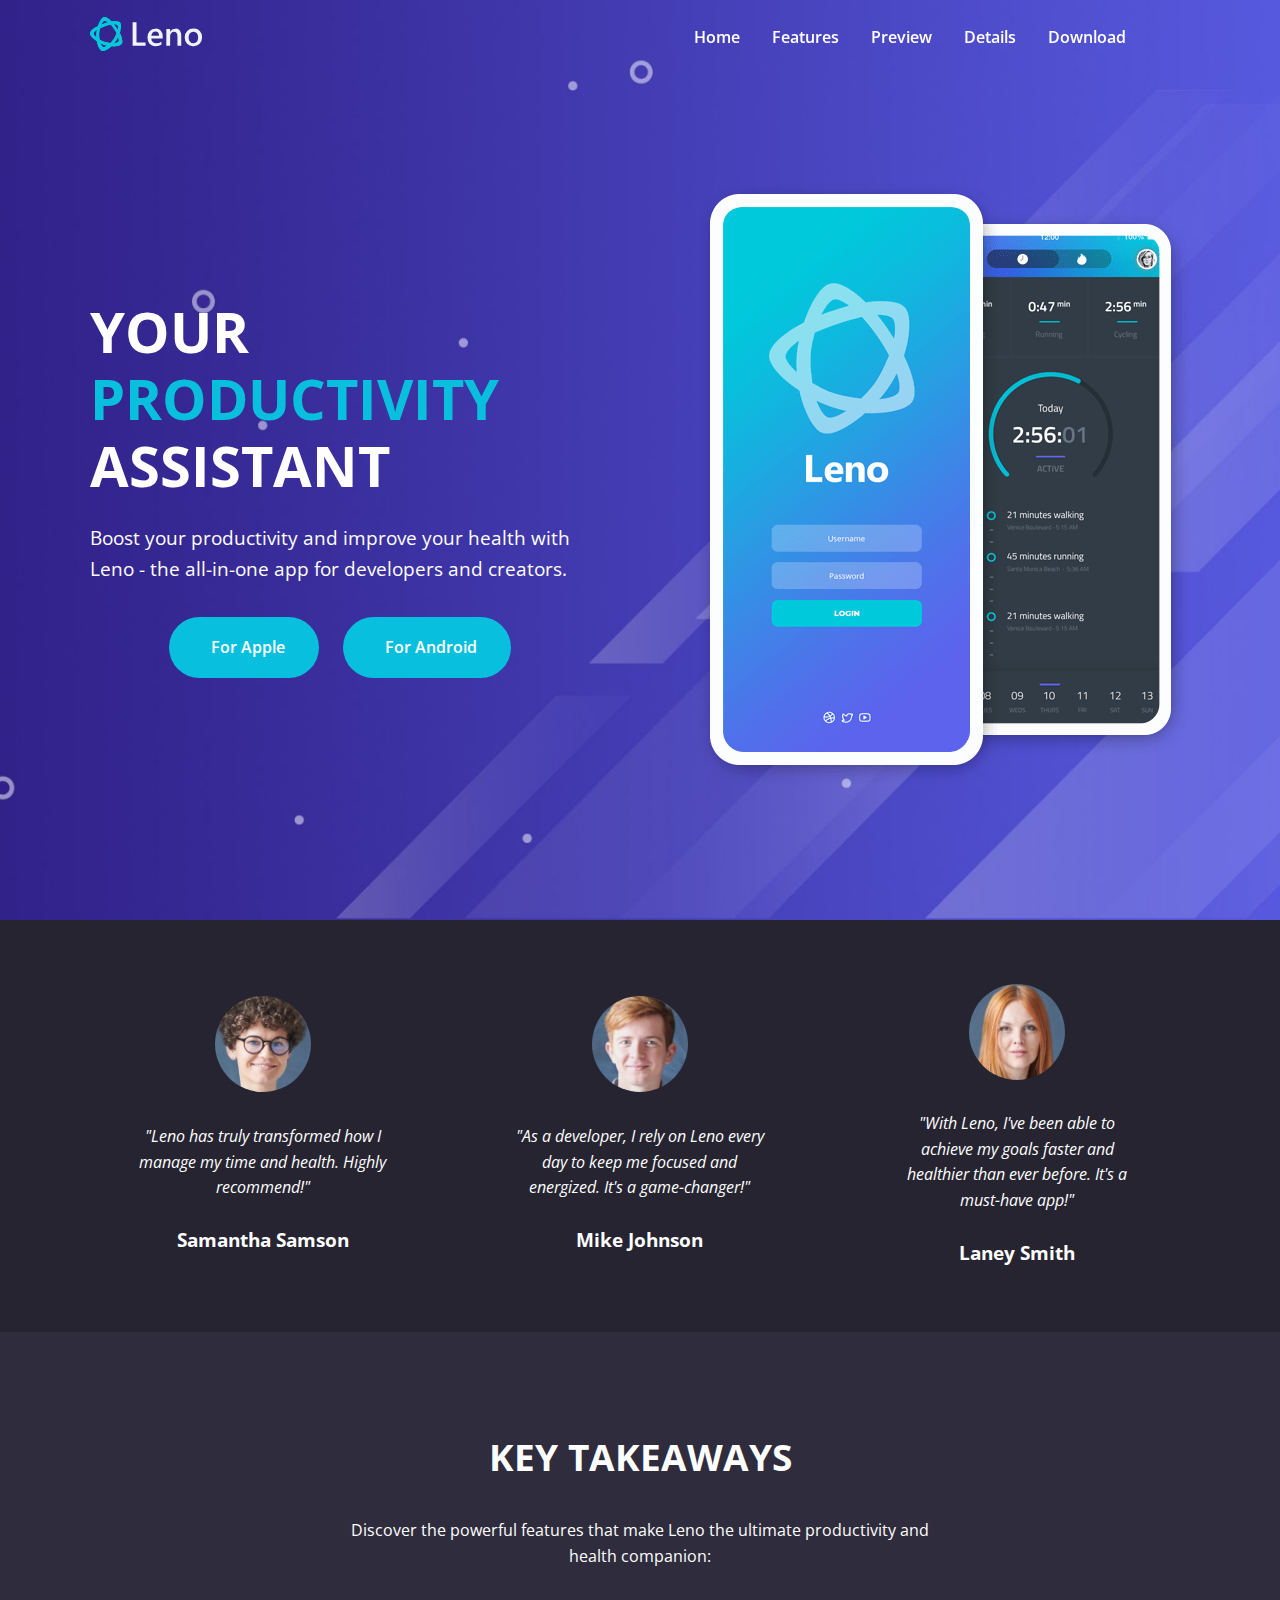
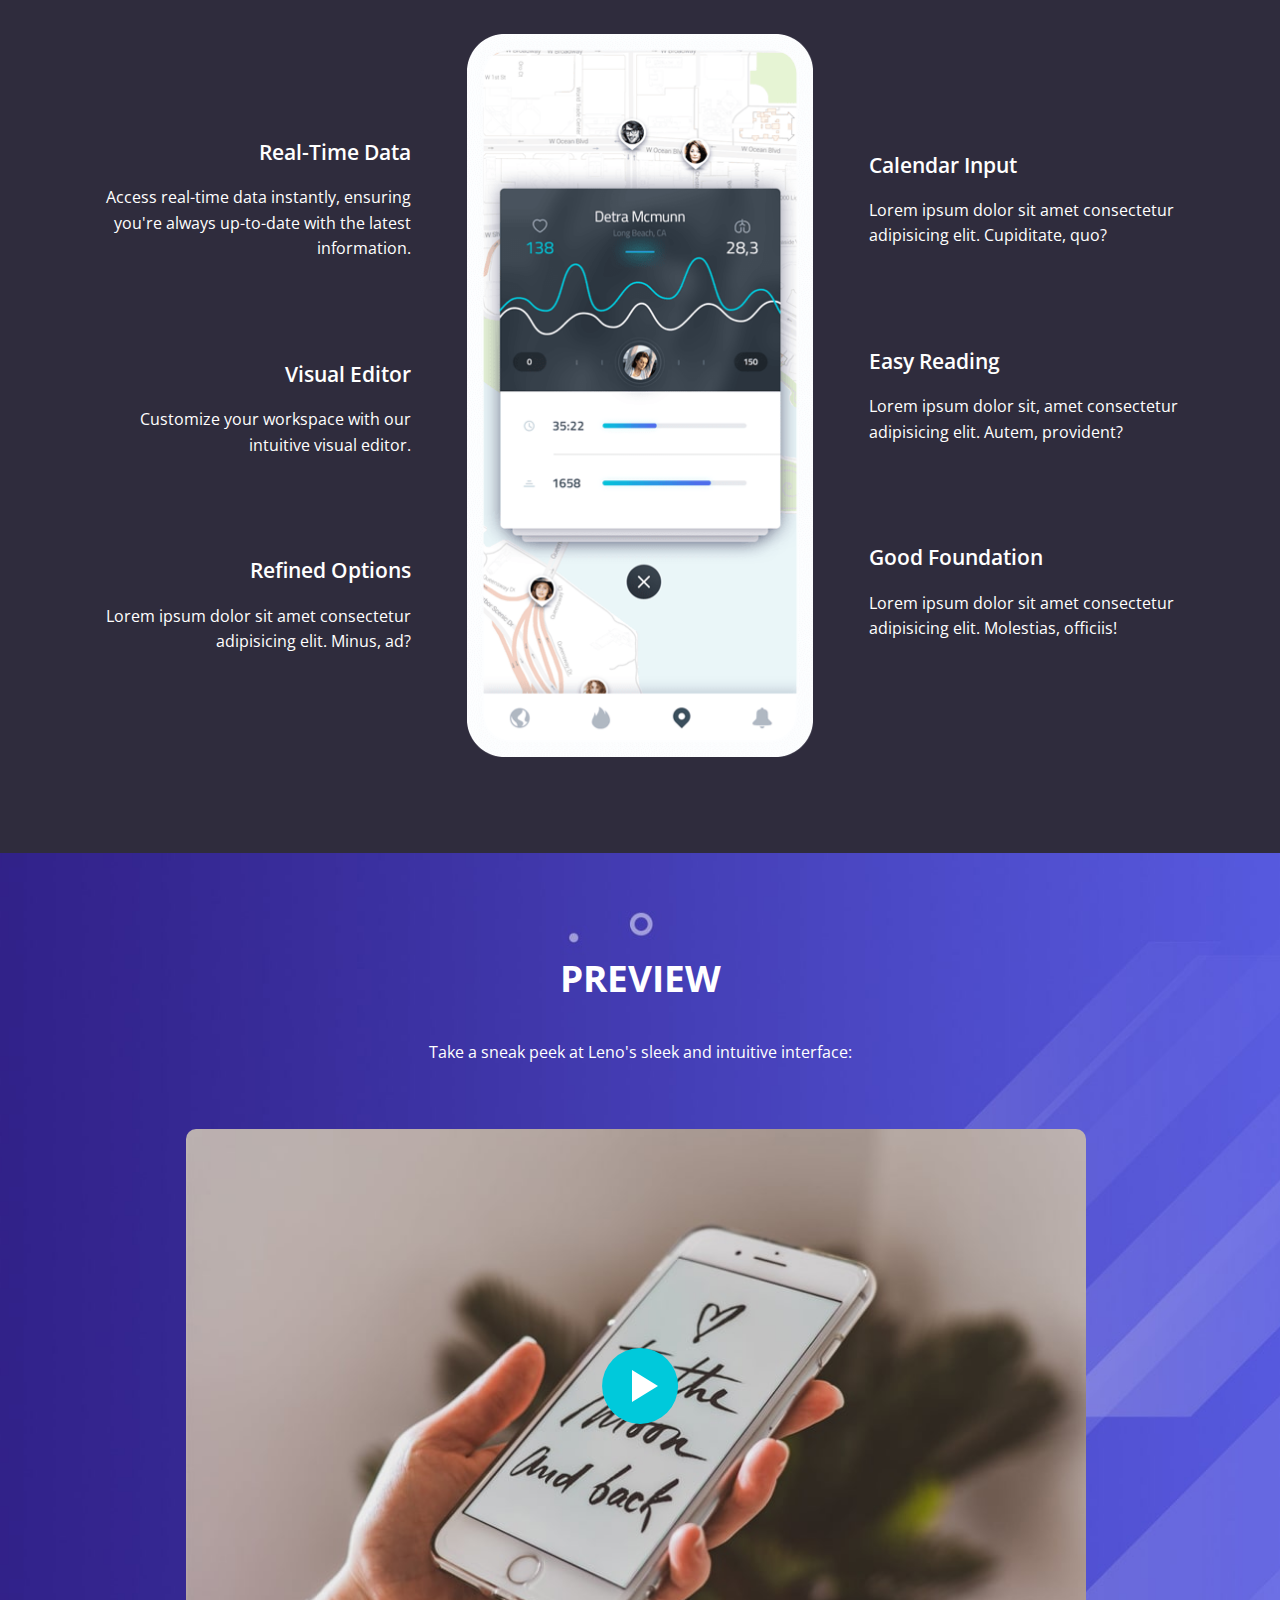
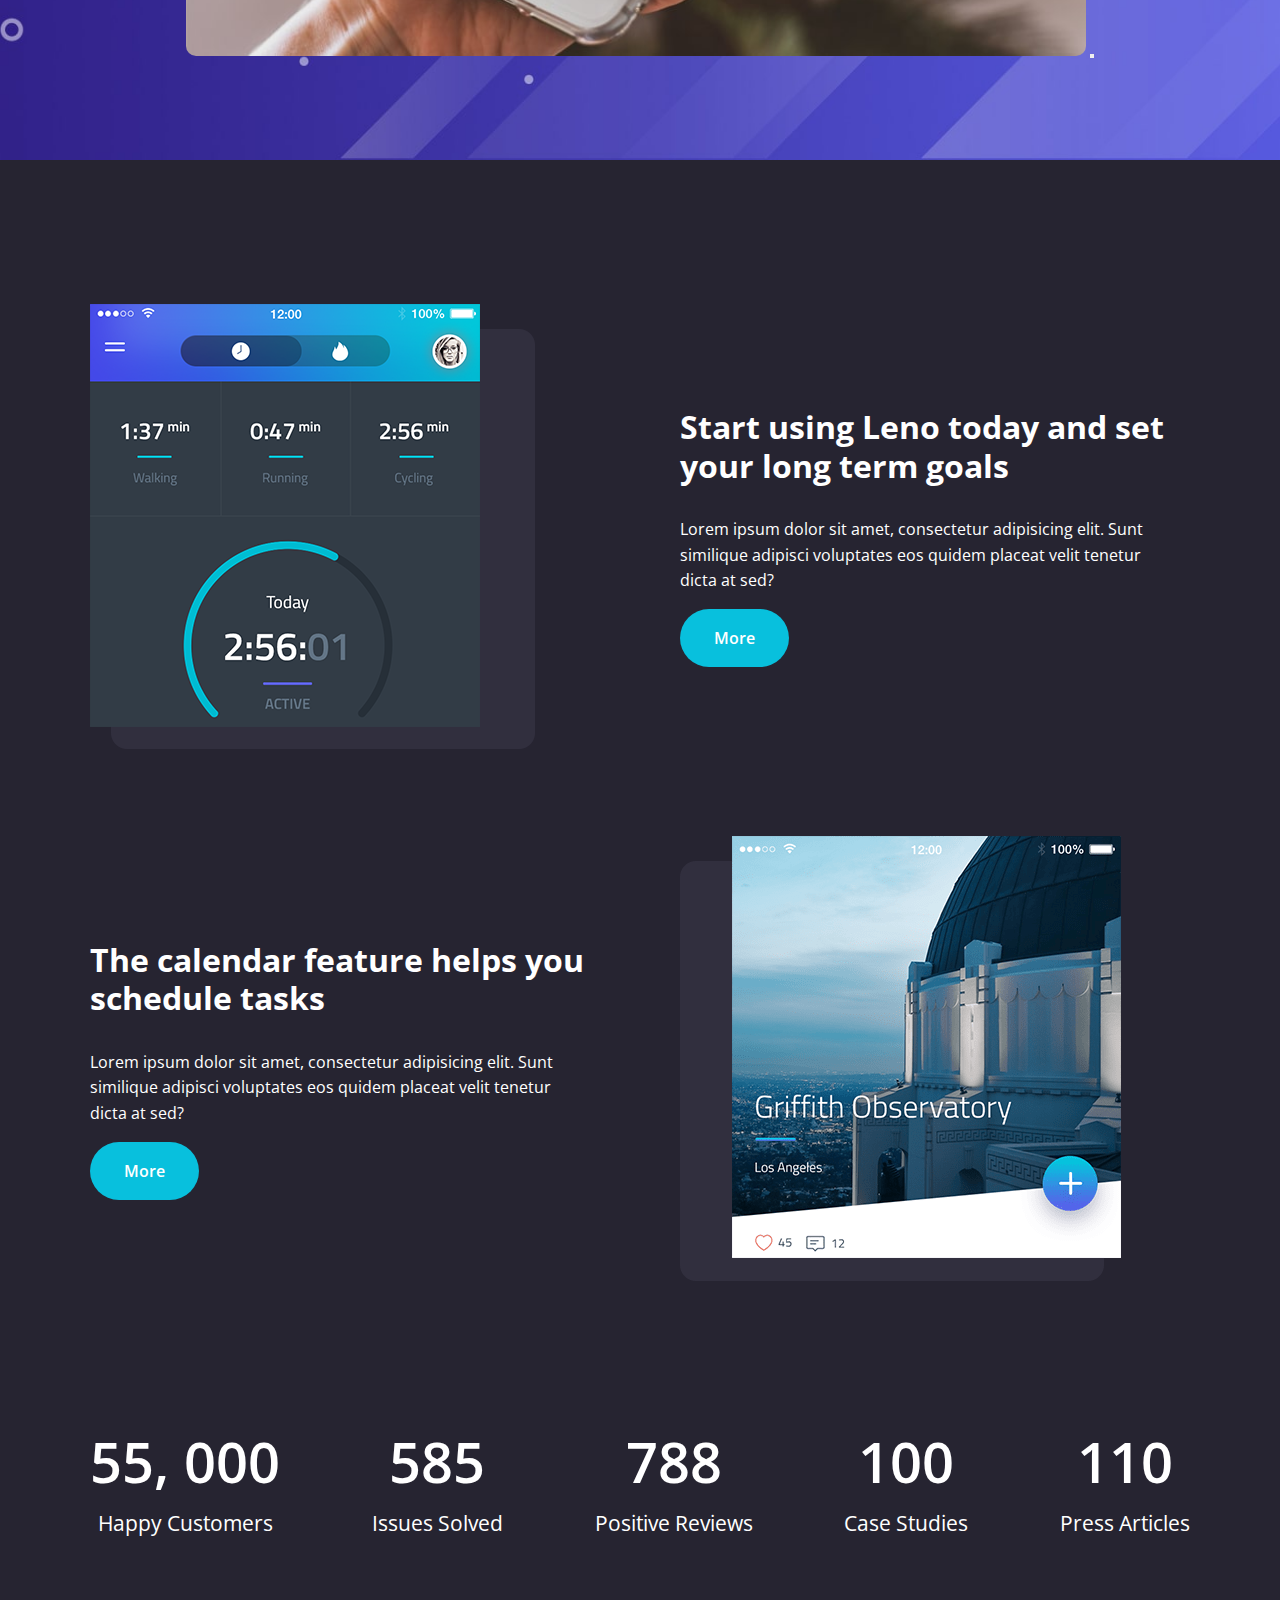
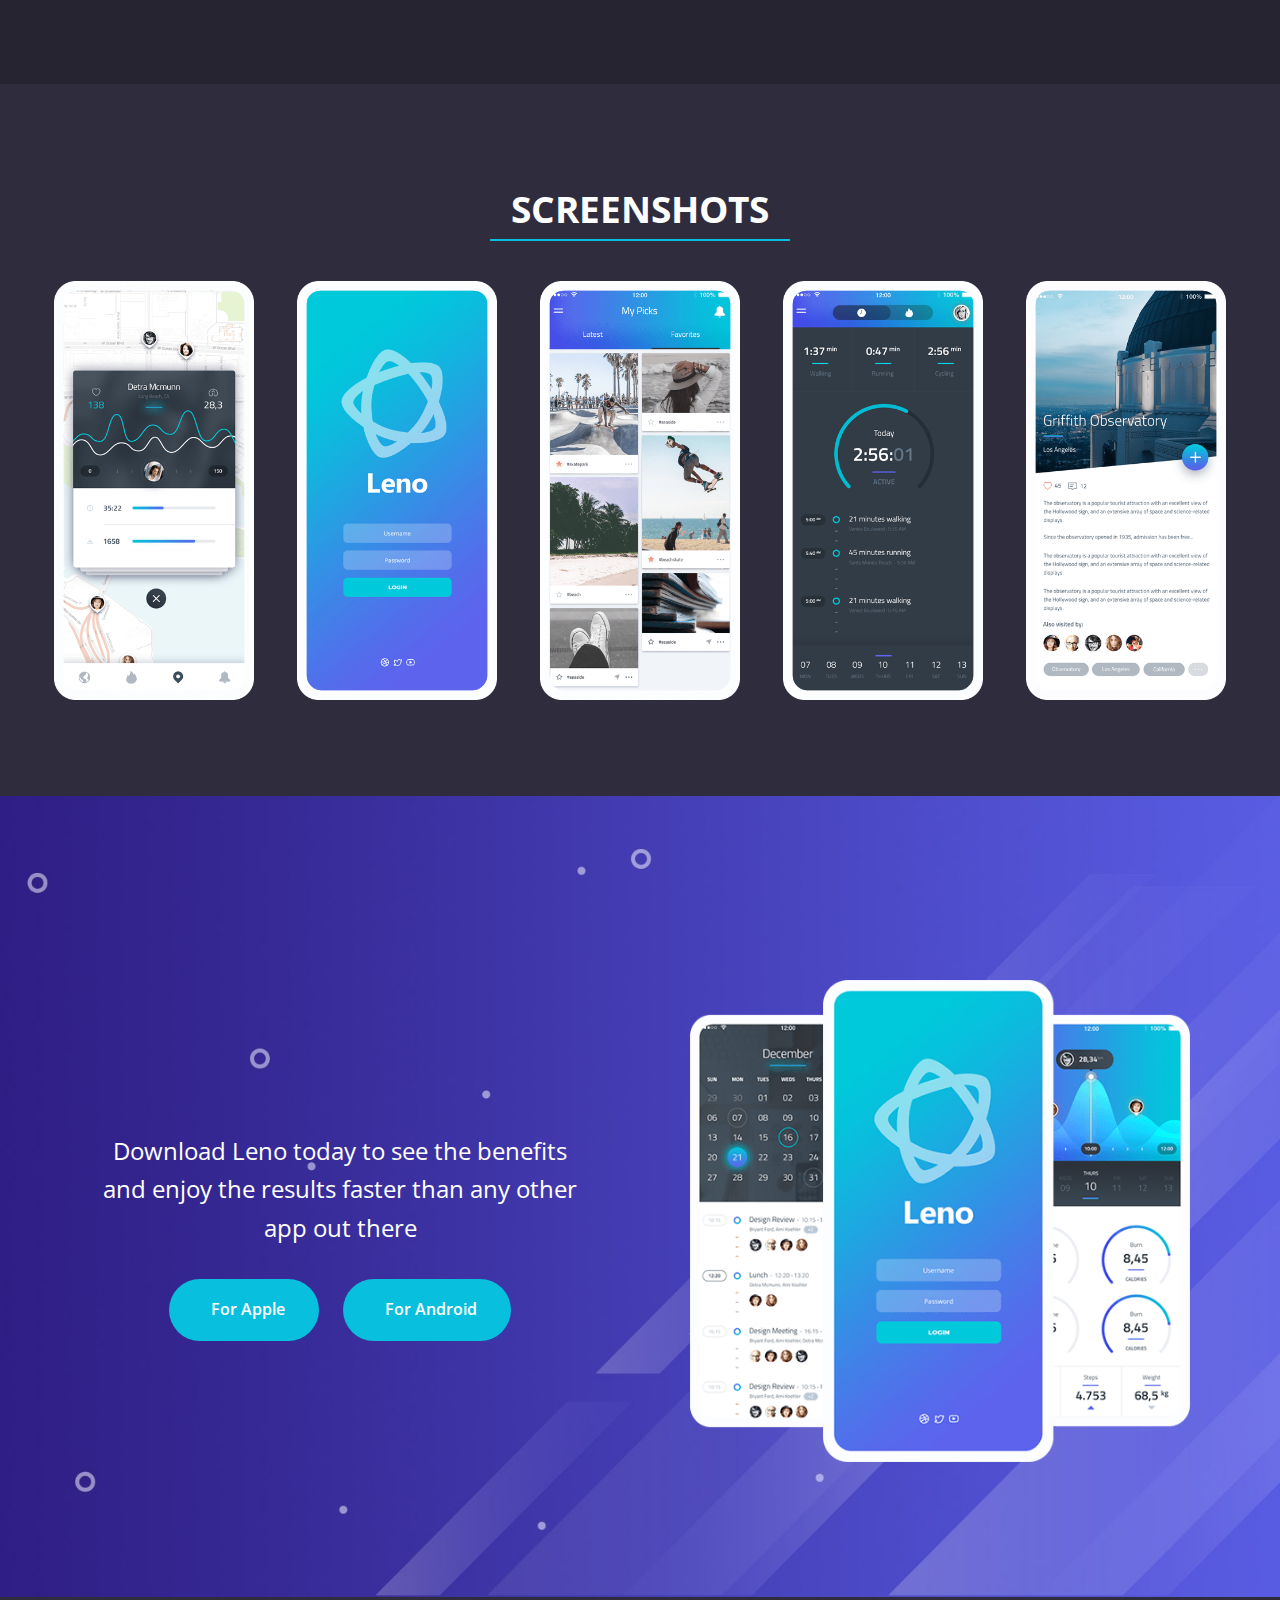
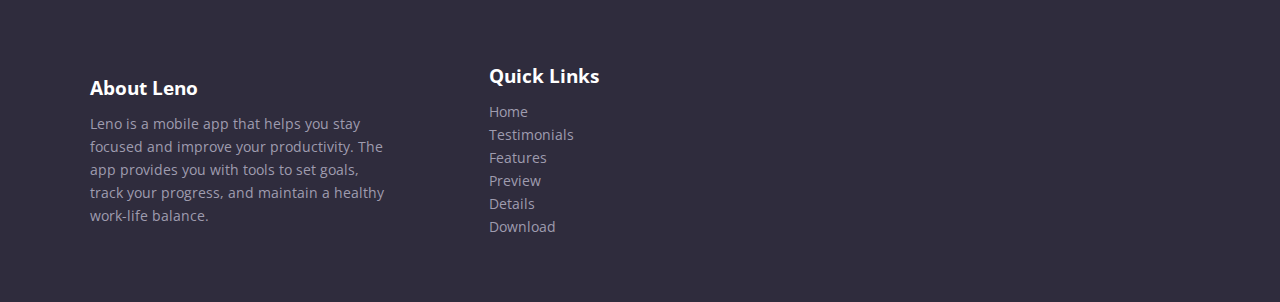
<file: index.html>
<!DOCTYPE html>
<html lang="en">

<head>
  <meta charset="UTF-8">
  <meta name="viewport" content="width=device-width, initial-scale=1.0">
  <link rel="preconnect" href="https://fonts.googleapis.com">
  <link rel="preconnect" href="https://fonts.gstatic.com" crossorigin>
  <link href="https://fonts.googleapis.com/css2?family=Open+Sans:ital,wght@0,300..800;1,300..800&display=swap"
    rel="stylesheet">
  <link rel="stylesheet" href="https://cdnjs.cloudflare.com/ajax/libs/font-awesome/6.6.0/css/all.min.css"
    integrity="sha512-Kc323vGBEqzTmouAECnVceyQqyqdsSiqLQISBL29aUW4U/M7pSPA/gEUZQqv1cwx4OnYxTxve5UMg5GT6L4JJg=="
    crossorigin="anonymous" referrerpolicy="no-referrer" />
  <link rel="icon" href="./images/favicon.png">
  <link rel="stylesheet" href="./css/styles.css">
  <title>Leno App | Health & Productivity</title>
</head>

<body>
  <navbar class="navbar">
    <div class="navbar__container container">
      <div class="navbar__logo">
        <img src="./images/logo.svg" alt="Leno">
      </div>
      <div class="navbar__menu">
        <ul class="navbar__menu-list">
          <li class="navbar__menu-item">
            <a href="#" class="navbar__menu-link">Home</a>
          </li>
          <li class="navbar__menu-item">
            <a href="#features" class="navbar__menu-link">Features</a>
          </li>
          <li class="navbar__menu-item">
            <a href="#preview" class="navbar__menu-link">Preview</a>
          </li>
          <li class="navbar__menu-item">
            <a href="#details" class="navbar__menu-link">Details</a>
          </li>
          <li class="navbar__menu-item">
            <a href="#download" class="navbar__menu-link">Download</a>
          </li>
          <li class="navbar__menu-item">
            <a href="#" class="navbar__menu-link--primary">
              <i class="fa-brands fa-facebook"></i>
            </a>
          </li>
          <li class="navbar__menu-item">
            <a href="#" class="navbar__menu-link--primary">
              <i class="fa-brands fa-x-twitter"></i>
            </a>
          </li>
        </ul>
      </div>

      <!-- Mobile Menu & Hamburger Icon -->
      <div class="navbar__mobile-menu">
        <div class="navbar__mobile-menu-toggle">
          <i class="fas fa-bars fa-2x"></i>
        </div>
        <!-- Mobile Menu Items -->
        <div class="navbar__mobile-menu-items">
          <ul class="navbar__mobile-menu-list">
            <li class="navbar__mobile-menu-item">
              <a href="index.html" class="navbar__mobile-menu-link">Home</a>
            </li>
            <li class="navbar__mobile-menu-item">
              <a href="index.html#features" class="navbar__mobile-menu-link">Features</a>
            </li>
            <li class="navbar__mobile-menu-item">
              <a href="index.html#preview" class="navbar__mobile-menu-link">Preview</a>
            </li>
            <li class="navbar__mobile-menu-item">
              <a href="index.html#details" class="navbar__mobile-menu-link">Details</a>
            </li>
            <li class="navbar__mobile-menu-item">
              <a href="index.html#download" class="navbar__mobile-menu-link">Download</a>
            </li>
            <li class="navbar__mobile-menu-item">
              <a href="#" class="navbar__mobile-menu-link--primary">
                <i class="fa-brands fa-facebook"></i>
              </a>
            </li>
            <li class="navbar__mobile-menu-item">
              <a href="#" class="navbar__mobile-menu-link--primary">
                <i class="fa-brands fa-x-twitter"></i>
              </a>
            </li>
          </ul>
        </div>
      </div>
    </div>
  </navbar>

  <!-- Hero -->
  <header class="hero">
    <div class="hero__container container">
      <div class="hero__content">
        <h1 class="hero__title">
          Your <span class="hero__title--primary">Productivity</span> assistant
        </h1>
        <p class="hero__description">
          Boost your productivity and improve your health with Leno - the all-in-one app for developers and creators.
        </p>
        <div class="hero__buttons">
          <a href="#download" class="hero__button btn">
            <i class="fa-brands fa-apple"></i> For Apple
          </a>
          <a href="#download" class="hero__button btn">
            <i class="fa-brands fa-android"></i> For Android
          </a>

        </div>
      </div>
      <div class="hero__image">
        <img src="./images/header-smartphones.png" alt="Leno App">
      </div>
    </div>
  </header>

  <!-- Testimonials -->
  <section class="testimonials" id="testimonials">
    <div class="testimonials__container container">
      <div class="testimonials__card">
        <div class="testimonials__image">
          <img src="./images/testimonial-1.jpg" alt="Testimonial 1">
        </div>
        <div class="testimonials__card-content">
          <p class="testimonials__card-text">
            "Leno has truly transformed how I manage my time and health. Highly recommend!"
          </p>
          <h3 class="testimonials__card-title">
            Samantha Samson
          </h3>
        </div>
      </div>
      <div class="testimonials__card">
        <div class="testimonials__image">
          <img src="./images/testimonial-2.jpg" alt="Testimonial 2">
        </div>
        <div class="testimonials__card-content">
          <p class="testimonials__card-text">
            "As a developer, I rely on Leno every day to keep me focused and energized. It's a game-changer!"
          </p>
          <h3 class="testimonials__card-title">
            Mike Johnson
          </h3>
        </div>
      </div>
      <div class="testimonials__card">
        <div class="testimonials__image">
          <img src="./images/testimonial-3.jpg" alt="Testimonial 3">
        </div>
        <div class="testimonials__card-content">
          <p class="testimonials__card-text">
            "With Leno, I've been able to achieve my goals faster and healthier than ever before. It's a must-have app!"
          </p>
          <h3 class="testimonials__card-title">
            Laney Smith
          </h3>
        </div>
      </div>
    </div>
  </section>

  <!-- Features -->
  <section class="features" id="features">
    <div class="features__container container">
      <div class="features__content">
        <h2 class="features__title">Key Takeaways</h2>
        <p class="features__description">
          Discover the powerful features that make Leno the ultimate productivity and health companion:
        </p>
        <div class="features__grid">
          <!-- Grid Column 1 -->
          <div class="features__grid-column features__grid-column-left">
            <!-- Grid Item 1 -->
            <div class="features__grid-item">
              <div class="features__grid-item-text">
                <h4 class="features__grid-item-text-title">
                  Real-Time Data
                </h4>
                <p class="features__grid-item-text-description">
                  Access real-time data instantly, ensuring you're always up-to-date with the latest information.
                </p>
              </div>
              <div class="features__grid-item-icon">
                <i class="fas fa-rocket fa-4x"></i>
              </div>
            </div>
            <!-- Grid Item 2 -->
            <div class="features__grid-item">
              <div class="features__grid-item-text">
                <h4 class="features__grid-item-text-title">
                  Visual Editor
                </h4>
                <p class="features__grid-item-text-description">
                  Customize your workspace with our intuitive visual editor.
                </p>
              </div>
              <div class="features__grid-item-icon">
                <i class="fas fa-code fa-4x"></i>
              </div>
            </div>
            <!-- Grid Item 3 -->
            <div class="features__grid-item">
              <div class="features__grid-item-text">
                <h4 class="features__grid-item-text-title">
                  Refined Options
                </h4>
                <p class="features__grid-item-text-description">
                  Lorem ipsum dolor sit amet consectetur adipisicing elit. Minus, ad?
                </p>
              </div>
              <div class="features__grid-item-icon">
                <i class="fas fa-gem fa-4x"></i>
              </div>
            </div>
          </div>
          <!-- Grid Column 2 -->
          <div class="features__grid-column features__grid-column-center">
            <img src="./images/features-smartphone-1.png" alt="">
          </div>

          <!-- Grid Column 3 -->
          <div class="features__grid-column features__grid-column-right">
            <!-- Grid Item 4 -->
            <div class="features__grid-item">
              <div class="features__grid-item-text">
                <h4 class="features__grid-item-text-title">
                  Calendar Input
                </h4>
                <p class="features__grid-item-text-description">
                  Lorem ipsum dolor sit amet consectetur adipisicing elit. Cupiditate, quo?
                </p>
              </div>
              <div class="features__grid-item-icon">
                <i class="fas fa-calendar fa-4x"></i>
              </div>
            </div>
            <!-- Grid Item 5 -->
            <div class="features__grid-item">
              <div class="features__grid-item-text">
                <h4 class="features__grid-item-text-title">
                  Easy Reading
                </h4>
                <p class="features__grid-item-text-description">
                  Lorem ipsum dolor sit, amet consectetur adipisicing elit. Autem, provident?
                </p>
              </div>
              <div class="features__grid-item-icon">
                <i class="fas fa-book fa-4x"></i>
              </div>
            </div>
            <!-- Grid Item 6 -->
            <div class="features__grid-item">
              <div class="features__grid-item-text">
                <h4 class="features__grid-item-text-title">
                  Good Foundation
                </h4>
                <p class="features__grid-item-text-description">
                  Lorem ipsum dolor sit amet consectetur adipisicing elit. Molestias, officiis!
                </p>
              </div>
              <div class="features__grid-item-icon">
                <i class="fas fa-cube fa-4x"></i>
              </div>
            </div>
          </div>
        </div>

      </div>

    </div>
    </div>
  </section>

  <!-- Modal -->
  <div class="modal" id="videoModal">
    <div class="modal__content">
      <span class="modal__close-button">&times;</span>
      <iframe src="" frameborder="0" id="videoPlayer" width="560" height="315" frameborder="0" allowfullscreen></iframe>
    </div>
  </div>

  <!-- Preview -->
  <section class="preview" id="preview">
    <div class="preview__container container">
      <div class="preview__content">
        <h2 class="preview__title">Preview</h2>
        <p class="preview__description">
          Take a sneak peek at Leno's sleek and intuitive interface:
        </p>
        <div class="preview__image-container">
          <div class="preview__video-wrapper">
            <img src="./images/video-frame.jpg" alt="preview">
            <button class="preview__video-button">
              <span class="preview__video-play-button">
                <span></span>
              </span>
            </button>
          </div>
        </div>
      </div>
    </div>
  </section>

  <!-- Details -->
  <section class="details" id="details">
    <div class="details__container container">
      <div class="details__grid">
        <!-- Grid Item 1 -->
        <div class="details__grid-image">
          <img src="./images/details-1.png" alt="Leno App">
        </div>
        <!-- Grid Item 2 -->
        <div class="details__grid-content">
          <h3 class="details__grid-heading">
            Start using Leno today and set your long term goals
          </h3>
          <p class="details__grid-description">
            Lorem ipsum dolor sit amet, consectetur adipisicing elit. Sunt similique adipisci voluptates eos quidem
            placeat velit tenetur dicta at sed?
          </p>
          <a href="details.html" class="details__grid-button btn">More</a>
        </div>
        <!-- Grid Item 3 -->
        <div class="details__grid-content">
          <h3 class="details__grid-heading">
            The calendar feature helps you schedule tasks
          </h3>
          <p class="details__grid-description">
            Lorem ipsum dolor sit amet, consectetur adipisicing elit. Sunt similique adipisci voluptates eos quidem
            placeat velit tenetur dicta at sed?
          </p>
          <a href="details.html" class="details__grid-button btn">More</a>
        </div>

        <!-- Grid Item 4 -->
        <div class="details__grid-image">
          <img src="./images/details-2.png" alt="Leno App">
        </div>
      </div>

      <!-- Icons -->
      <div class="details__icons">
        <div class="details__icons-item">
          <i class="fas fa-users fa-4x"></i>
          <div class="details__icons-amount">55, 000</div>
          <h4 class="details__icons-title">
            Happy Customers
          </h4>
        </div>
        <div class="details__icons-item">
          <i class="fas fa-code fa-4x"></i>
          <div class="details__icons-amount">585</div>
          <h4 class="details__icons-title">
            Issues Solved
          </h4>
        </div>
        <div class="details__icons-item">
          <i class="fas fa-comments fa-4x"></i>
          <div class="details__icons-amount">788</div>
          <h4 class="details__icons-title">
            Positive Reviews
          </h4>
        </div>
        <div class="details__icons-item">
          <i class="fas fa-rocket fa-4x"></i>
          <div class="details__icons-amount">100</div>
          <h4 class="details__icons-title">
            Case Studies
          </h4>
        </div>
        <div class="details__icons-item">
          <i class="fas fa-edit fa-4x"></i>
          <div class="details__icons-amount">110</div>
          <h4 class="details__icons-title">
            Press Articles
          </h4>
        </div>
      </div>
    </div>
  </section>

  <!-- Screenshots -->
  <section class="screenshots" id="screenshots">
    <div class="screenshots__container container">
      <div class="screenshots__content">
        <h2 class="screenshots__title">
          Screenshots
        </h2>
        <div class="screenshots__images">
          <img src="./images/screenshot-1.png" alt="Screenshot">
          <img src="./images/screenshot-2.png" alt="Screenshot">
          <img src="./images/screenshot-3.png" alt="Screenshot">
          <img src="./images/screenshot-4.png" alt="Screenshot">
          <img src="./images/screenshot-5.png" alt="Screenshot">
        </div>
      </div>
    </div>
  </section>

  <!-- Download -->
  <section class="download" id="download">
    <div class="download__container container">
      <div class="download__content">
        <p class="download__description">
          Download Leno today to see the benefits and enjoy the results faster than any other app out there
        </p>
        <div class="download__buttons">
          <a href="details.html" class="download__button btn">
            <i class="fa-brands fa-apple"></i> For Apple
          </a>
          <a href="details.html" class="download__button btn">
            <i class="fa-brands fa-android"></i> For Android
          </a>
        </div>
      </div>
      <div class="download__image">
        <img src="./images/download.png" alt="Download">
      </div>
    </div>
  </section>

  <!-- Footer -->
  <footer class="footer">
    <div class="footer__container container">
      <div class="footer__about">
        <h4 class="footer__title">About Leno</h4>
        <p class="footer__description">
          Leno is a mobile app that helps you stay focused and improve your productivity. The app provides you with
          tools to set goals, track your progress, and maintain a healthy work-life balance.
        </p>
      </div>
      <div class="footer__links">
        <h4 class="footer__title">Quick Links</h4>
        <ul class="footer__links-list">
          <li class="footer__links-item">
            <a href="index.html" class="footer__links-link">
              Home
            </a>
          </li>
          <li class="footer__links-item">
            <a href="index.html#testimonials" class="footer__links-link">
              Testimonials
            </a>
          </li>
          <li class="footer__links-item">
            <a href="index.html#features" class="footer__links-link">
              Features
            </a>
          </li>
          <li class="footer__links-item">
            <a href="index.html#preview" class="footer__links-link">
              Preview
            </a>
          </li>
          <li class="footer__links-item">
            <a href="index.html#details" class="footer__links-link">
              Details
            </a>
          </li>
          <li class="footer__links-item">
            <a href="index.html#download" class="footer__links-link">
              Download
            </a>
          </li>
        </ul>
      </div>
      <div class="footer__social">
        <a href="#" class="footer__social-link">
          <i class="fa-brands fa-facebook fa-3x"></i>
        </a>
        <a href="#" class="footer__social-link">
          <i class="fa-brands fa-x-twitter fa-3x"></i>
        </a>
        <a href="#" class="footer__social-link">
          <i class="fa-brands fa-instagram fa-3x"></i>
        </a>
        <a href="#" class="footer__social-link">
          <i class="fa-brands fa-linkedin fa-3x"></i>
        </a>
      </div>
    </div>
  </footer>

  <script src="./js/script.js"></script>
</body>

</html>
</file>
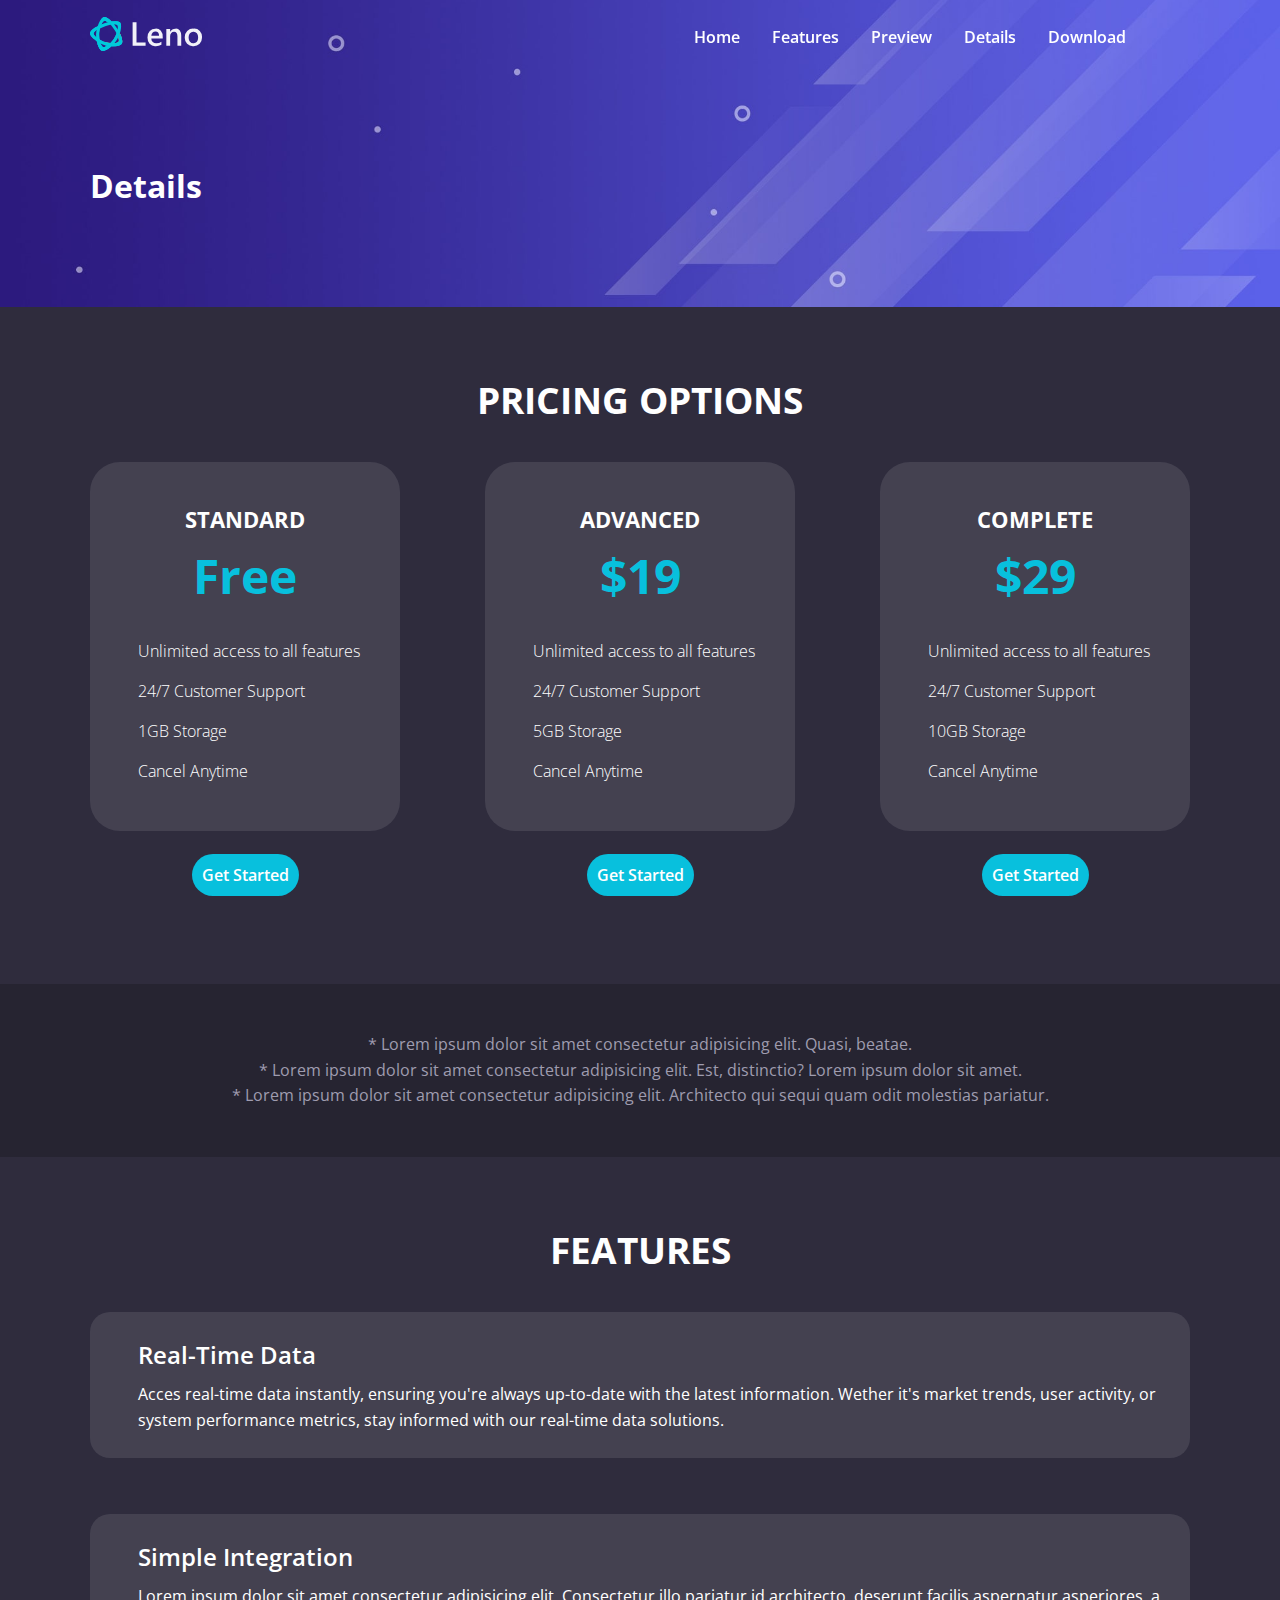
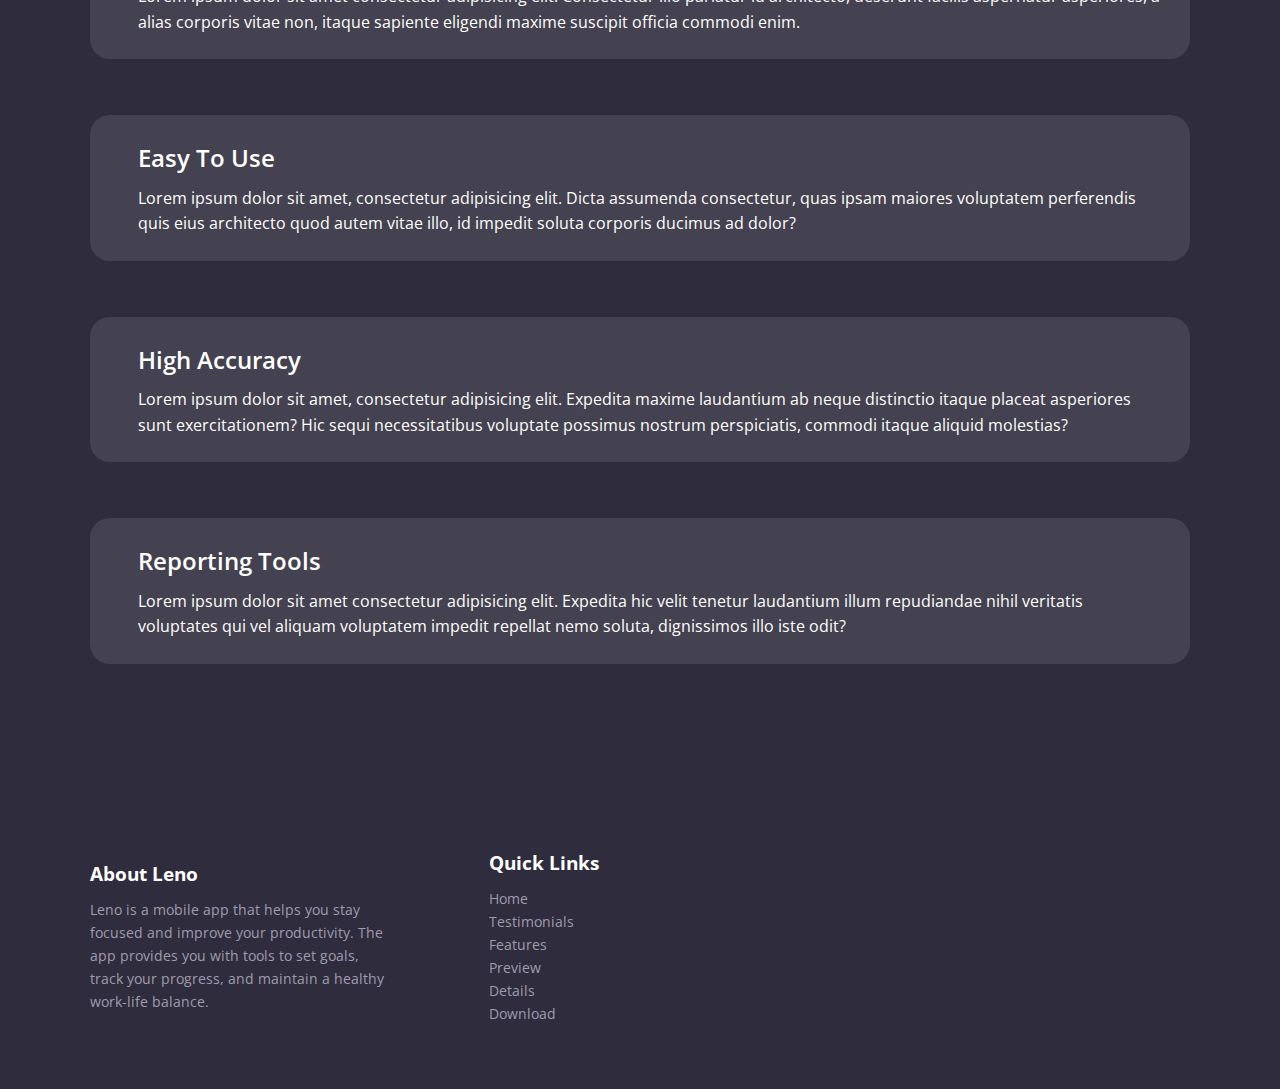
<file: details.html>
<!DOCTYPE html>
<html lang="en">

<head>
  <meta charset="UTF-8">
  <meta name="viewport" content="width=device-width, initial-scale=1.0">
  <link rel="preconnect" href="https://fonts.googleapis.com">
  <link rel="preconnect" href="https://fonts.gstatic.com" crossorigin>
  <link href="https://fonts.googleapis.com/css2?family=Open+Sans:ital,wght@0,300..800;1,300..800&display=swap"
    rel="stylesheet">
  <link rel="stylesheet" href="https://cdnjs.cloudflare.com/ajax/libs/font-awesome/6.6.0/css/all.min.css"
    integrity="sha512-Kc323vGBEqzTmouAECnVceyQqyqdsSiqLQISBL29aUW4U/M7pSPA/gEUZQqv1cwx4OnYxTxve5UMg5GT6L4JJg=="
    crossorigin="anonymous" referrerpolicy="no-referrer" />
  <link rel="icon" href="./images/favicon.png">
  <link rel="stylesheet" href="./css/styles.css">
  <title>Leno App | Health & Productivity</title>
</head>

<body>
  <navbar class="navbar">
    <div class="navbar__container container">
      <div class="navbar__logo">
        <img src="./images/logo.svg" alt="Leno">
      </div>
      <div class="navbar__menu">
        <ul class="navbar__menu-list">
          <li class="navbar__menu-item">
            <a href="index.html" class="navbar__menu-link">Home</a>
          </li>
          <li class="navbar__menu-item">
            <a href="index.html#features" class="navbar__menu-link">Features</a>
          </li>
          <li class="navbar__menu-item">
            <a href="index.html#preview" class="navbar__menu-link">Preview</a>
          </li>
          <li class="navbar__menu-item">
            <a href="index.html#details" class="navbar__menu-link">Details</a>
          </li>
          <li class="navbar__menu-item">
            <a href="index.html#download" class="navbar__menu-link">Download</a>
          </li>
          <li class="navbar__menu-item">
            <a href="#" class="navbar__menu-link--primary">
              <i class="fa-brands fa-facebook"></i>
            </a>
          </li>
          <li class="navbar__menu-item">
            <a href="#" class="navbar__menu-link--primary">
              <i class="fa-brands fa-x-twitter"></i>
            </a>
          </li>
        </ul>
      </div>

      <!-- Mobile Menu & Hamburger Icon -->
      <div class="navbar__mobile-menu">
        <div class="navbar__mobile-menu-toggle">
          <i class="fas fa-bars fa-2x"></i>
        </div>
        <!-- Mobile Menu Items -->
        <div class="navbar__mobile-menu-items">
          <ul class="navbar__mobile-menu-list">
            <li class="navbar__mobile-menu-item">
              <a href="#" class="navbar__mobile-menu-link">Home</a>
            </li>
            <li class="navbar__mobile-menu-item">
              <a href="index.html#features" class="navbar__mobile-menu-link">Features</a>
            </li>
            <li class="navbar__mobile-menu-item">
              <a href="index.html#preview" class="navbar__mobile-menu-link">Preview</a>
            </li>
            <li class="navbar__mobile-menu-item">
              <a href="index.html#details.html" class="navbar__mobile-menu-link">Details</a>
            </li>
            <li class="navbar__mobile-menu-item">
              <a href="index.html#download" class="navbar__mobile-menu-link">Download</a>
            </li>
            <li class="navbar__mobile-menu-item">
              <a href="#" class="navbar__mobile-menu-link--primary">
                <i class="fa-brands fa-facebook"></i>
              </a>
            </li>
            <li class="navbar__mobile-menu-item">
              <a href="#" class="navbar__mobile-menu-link--primary">
                <i class="fa-brands fa-x-twitter"></i>
              </a>
            </li>
          </ul>
        </div>
      </div>
    </div>
  </navbar>

  <!-- Inner Header -->
  <header class="inner-header">
    <div class="inner-header__container container">
      <h1 class="inner-header__title">Details</h1>
    </div>
  </header>

  <!-- Pricing options -->
  <section class="pricing">
    <div class="pricing__container container">
      <h2 class="pricing__title">
        Pricing Options
      </h2>
      <div class="pricing__cards">
        <!-- card 1 -->
        <div class="pricing__card">
          <div class="pricing__card-box">
            <h4 class="pricing__card-title">Standard</h4>
            <h3 class="pricing__card-price">Free</h3>
            <div class="pricing__card-body">
              <ul class="pricing__card-list">
                <li class="pricing__card-item">
                  <i class="fas fa-check"></i> Unlimited access to all features
                </li>
                <li class="pricing__card-item">
                  <i class="fas fa-check"></i> 24/7 Customer Support
                </li>
                <li class="pricing__card-item">
                  <i class="fas fa-check"></i> 1GB Storage
                </li>
                <li class="pricing__card-item">
                  <i class="fas fa-check"></i> Cancel Anytime
                </li>
              </ul>
            </div>
          </div>
          <a href="" class="pricing__card-button btn">Get Started</a>
        </div>
        <!-- Card 2 -->
        <div class="pricing__card">
          <div class="pricing__card-box">
            <h4 class="pricing__card-title">Advanced</h4>
            <h3 class="pricing__card-price">$19</h3>
            <div class="pricing__card-body">
              <ul class="pricing__card-list">
                <li class="pricing__card-item">
                  <i class="fas fa-check"></i> Unlimited access to all features
                </li>
                <li class="pricing__card-item">
                  <i class="fas fa-check"></i> 24/7 Customer Support
                </li>
                <li class="pricing__card-item">
                  <i class="fas fa-check"></i> 5GB Storage
                </li>
                <li class="pricing__card-item">
                  <i class="fas fa-check"></i> Cancel Anytime
                </li>
              </ul>
            </div>
          </div>
          <a href="" class="pricing__card-button btn">Get Started</a>
        </div>
        <!-- Card 3 -->
        <div class="pricing__card">
          <div class="pricing__card-box">
            <h4 class="pricing__card-title">Complete</h4>
            <h3 class="pricing__card-price">$29</h3>
            <div class="pricing__card-body">
              <ul class="pricing__card-list">
                <li class="pricing__card-item">
                  <i class="fas fa-check"></i> Unlimited access to all features
                </li>
                <li class="pricing__card-item">
                  <i class="fas fa-check"></i> 24/7 Customer Support
                </li>
                <li class="pricing__card-item">
                  <i class="fas fa-check"></i> 10GB Storage
                </li>
                <li class="pricing__card-item">
                  <i class="fas fa-check"></i> Cancel Anytime
                </li>
              </ul>
            </div>
          </div>
          <a href="" class="pricing__card-button btn">Get Started</a>
        </div>
      </div>
    </div>
  </section>

  <!-- Pricing Notes -->
  <section class="pricing-notes">
    <div class="pricing-notes__container container">
      <p class="pricing-notes__text">
        * Lorem ipsum dolor sit amet consectetur adipisicing elit. Quasi, beatae.
      </p>
      <p class="pricing-notes__text">
        * Lorem ipsum dolor sit amet consectetur adipisicing elit. Est, distinctio? Lorem ipsum dolor sit amet.
      </p>
      <p class="pricing-notes__text">
        * Lorem ipsum dolor sit amet consectetur adipisicing elit. Architecto qui sequi quam odit molestias pariatur.
      </p>
    </div>
  </section>

  <!-- Details Features -->
  <section class="details-features">
    <div class="details-features__container container">
      <h2 class="details-features__title">Features</h2>
      <div class="details-features__list">
        <!-- Item 1 -->
        <div class="details-features__list-item">
          <i class="fas fa-rocket fa-4x"></i>
          <div class="details-features__list-text">
            <h3 class="details-features__list-title">
              Real-Time Data
            </h3>
            <p class="details-features__list-description">
              Acces real-time data instantly, ensuring you're always up-to-date with the latest information. Wether it's
              market trends, user activity, or system performance metrics, stay informed with our real-time data
              solutions.
            </p>
          </div>
        </div>
        <!-- Item 2 -->
        <div class="details-features__list-item">
          <i class="fas fa-user fa-4x"></i>
          <div class="details-features__list-text">
            <h3 class="details-features__list-title">
              Simple Integration
            </h3>
            <p class="details-features__list-description">
              Lorem ipsum dolor sit amet consectetur adipisicing elit. Consectetur illo pariatur id architecto, deserunt
              facilis aspernatur asperiores, a alias corporis vitae non, itaque sapiente eligendi maxime suscipit
              officia commodi enim.
            </p>
          </div>
        </div>
        <!-- Item 3 -->
        <div class="details-features__list-item">
          <i class="fas fa-code fa-4x"></i>
          <div class="details-features__list-text">
            <h3 class="details-features__list-title">
              Easy To Use
            </h3>
            <p class="details-features__list-description">
              Lorem ipsum dolor sit amet, consectetur adipisicing elit. Dicta assumenda consectetur, quas ipsam maiores
              voluptatem perferendis quis eius architecto quod autem vitae illo, id impedit soluta corporis ducimus ad
              dolor?
            </p>
          </div>
        </div>
        <!-- Item 4 -->
        <div class="details-features__list-item">
          <i class="fas fa-compass fa-4x"></i>
          <div class="details-features__list-text">
            <h3 class="details-features__list-title">
              High Accuracy
            </h3>
            <p class="details-features__list-description">
              Lorem ipsum dolor sit amet, consectetur adipisicing elit. Expedita maxime laudantium ab neque distinctio
              itaque placeat asperiores sunt exercitationem? Hic sequi necessitatibus voluptate possimus nostrum
              perspiciatis, commodi itaque aliquid molestias?
            </p>
          </div>
        </div>
        <!-- Item 5 -->
        <div class="details-features__list-item">
          <i class="fas fa-chart-pie fa-4x"></i>
          <div class="details-features__list-text">
            <h3 class="details-features__list-title">
              Reporting Tools
            </h3>
            <p class="details-features__list-description">
              Lorem ipsum dolor sit amet consectetur adipisicing elit. Expedita hic velit tenetur laudantium illum
              repudiandae nihil veritatis voluptates qui vel aliquam voluptatem impedit repellat nemo soluta,
              dignissimos illo iste odit?
            </p>
          </div>
        </div>
      </div>
    </div>
  </section>


  <!-- Footer -->
  <footer class="footer">
    <div class="footer__container container">
      <div class="footer__about">
        <h4 class="footer__title">About Leno</h4>
        <p class="footer__description">
          Leno is a mobile app that helps you stay focused and improve your productivity. The app provides you with
          tools to set goals, track your progress, and maintain a healthy work-life balance.
        </p>
      </div>
      <div class="footer__links">
        <h4 class="footer__title">Quick Links</h4>
        <ul class="footer__links-list">
          <li class="footer__links-item">
            <a href="index.html" class="footer__links-link">
              Home
            </a>
          </li>
          <li class="footer__links-item">
            <a href="index.html#testimonials" class="footer__links-link">
              Testimonials
            </a>
          </li>
          <li class="footer__links-item">
            <a href="index.html#features" class="footer__links-link">
              Features
            </a>
          </li>
          <li class="footer__links-item">
            <a href="index.html#preview" class="footer__links-link">
              Preview
            </a>
          </li>
          <li class="footer__links-item">
            <a href="index.html#details" class="footer__links-link">
              Details
            </a>
          </li>
          <li class="footer__links-item">
            <a href="index.html#download" class="footer__links-link">
              Download
            </a>
          </li>
        </ul>
      </div>
      <div class="footer__social">
        <a href="#" class="footer__social-link">
          <i class="fa-brands fa-facebook fa-3x"></i>
        </a>
        <a href="#" class="footer__social-link">
          <i class="fa-brands fa-x-twitter fa-3x"></i>
        </a>
        <a href="#" class="footer__social-link">
          <i class="fa-brands fa-instagram fa-3x"></i>
        </a>
        <a href="#" class="footer__social-link">
          <i class="fa-brands fa-linkedin fa-3x"></i>
        </a>
      </div>
    </div>
  </footer>

  <script src="./js/script.js"></script>
</body>

</html>
</file>
<file: css/styles.css>
*,
*:before,
*:after {
  margin: 0;
  padding: 0;
  box-sizing: border-box;
}

:root {
  --primary-color: #08c0dd;
  --secondary-color: #262431;
  --tertiary-color: #2f2c3d;
}

html,
body {
  font-family: 'Open Sans', sans-serif;
  background: var(--secondary-color);
  color: #fff;
  line-height: 1.6;
  scroll-behavior: smooth;
}

a {
  color: #fff;
  text-decoration: none;
}

ul {
  list-style: none;
}

img {
  max-width: 100%;
}

.container {
  max-width: 1100px;
  margin: 0 auto;
}

.btn {
  padding: 0.5rem;
  background-color: var(--primary-color);
  border: 2px solid transparent;
  color: #fff;
  font-weight: 600;
  border-radius: 50px;
  transition: background-color 0.3s ease;
}

.btn:hover {
  background-color: var(--secondary-color);
  border-color: var(--primary-color);

}

/* Navbar */
.navbar {
  padding: 1rem 2rem;
  position: fixed;
  top: 0;
  right: 0;
  left: 0;
  z-index: 1000;
  background-color: transparent;
  transition: background-color 0.3s ease-in-out;
}

.navbar__container {
  display: flex;
  justify-content: space-between;
  align-items: center;
}

.navbar__logo img {
  width: 112px;
  height: 36px;
}

.navbar__menu-list {
  display: flex;
  align-items: center;
  gap: 2rem;
  font-weight: 600;
}

.navbar__menu-link:hover,
.navbar__mobile-menu-link:hover {
  color: var(--primary-color);
}

.navbar__menu-link--primary,
.navbar__mobile-menu-link--primary {
  color: var(--primary-color);
}

.navbar__menu-link--primary:hover,
.navbar__mobile-menu-link--primary:hover {
  color: #fff;
}

/* Mobile Menu */
.navbar__mobile-menu {
  display: none;
  cursor: pointer;
}

.navbar__mobile-menu-items {
  position: absolute;
  top: 100%;
  left: 0;
  width: 100%;
  background: var(--secondary-color);
  opacity: 0.95;
  padding: 3rem 2rem;
  text-align: center;
  box-shadow: 0 2px 5px rgba(255, 255, 255, 0.1);
  border-top: 1px solid rgba(255, 255, 255, 0.1);
  transform: translateX(100%);
  transition: transform 0.3s ease-in-out;

}

.navbar__mobile-menu-list {
  display: flex;
  flex-direction: column;
  gap: 2rem;
  font-size: 1.2rem;
}

.navbar__mobile-menu-items.active {
  transform: translateX(0);
}

.navbar.navbar--scroll {
  background-color: rgba(38, 36, 49, 0.8);
  backdrop-filter: blur(10px);

}

/* Hero */
.hero {
  background: #000 url('../images/header-background.jpg') center center/cover no-repeat;
  padding: 11.5rem 2rem 8rem;
}

.hero__container {
  display: flex;
  justify-content: space-between;
  align-items: center;
  gap: 2rem;
}

.hero__content {
  max-width: 500px;
}

.hero__title {
  font-size: 3.5rem;
  text-transform: uppercase;
  font-weight: 700;
  line-height: 1.2;
}

.hero__title--primary {
  color: var(--primary-color);
}

.hero__description {
  margin-top: 1.5rem;
  font-size: 1.2rem;
  line-height: 1.6;
}

.hero__image img {
  max-width: 500px;
}

.hero__buttons {
  display: flex;
  align-items: center;
  justify-content: center;
  gap: 1.5rem;
  margin-top: 2rem;
}

.hero__button {
  padding: 1rem 2rem;

  i {
    margin-right: 0.5rem;
  }
}

/* Testimonials */
.testimonials {
  padding: 4rem 2rem;
  text-align: center;

}

.testimonials__container {
  display: grid;
  grid-template-columns: repeat(3, 1fr);
  gap: 2rem;
  align-items: center;
  justify-content: center;
}

.testimonials__card {
  padding: 0 3rem;
}

.testimonials__image img {
  width: 96px;
  height: 96px;
  border-radius: 50%;
  margin-right: auto;
  margin-left: auto;
  margin-bottom: 1.5rem;
}

.testimonials__card-text {
  font-style: italic;
  margin-bottom: 1.5rem;
}

/* Features */
.features {
  background-color: var(--tertiary-color);
  padding: 6rem 2rem;
}

.features__container {
  text-align: center;
}

.features__title {
  font-size: 2.3rem;
  margin-bottom: 2rem;
  text-transform: uppercase;
}

.features__description {
  max-width: 600px;
  margin: 1rem auto 4rem;
}

.features__grid {
  display: grid;
  grid-template-columns: repeat(3, 1fr);
  gap: 2rem;
}

.features__grid-column {
  display: flex;
  flex-direction: column;
  align-items: center;
  justify-content: center;
  gap: 6rem;
}

.features__grid-item {
  display: flex;
  align-items: start;
  justify-content: start;
  text-align: right;
  gap: 1.5rem;
}

.features__grid-item-text-title {
  font-size: 1.3rem;
  font-weight: 600;
  margin-bottom: 1rem;
}

.features__grid-item-icon {
  margin-top: 2rem;

  i {
    color: var(--primary-color);
  }
}

.features__grid-column-right .features__grid-item {
  flex-direction: row-reverse;
  text-align: left;
}

/* Preview */
.preview {
  background: url('../images/video-background.jpg') center center/cover no-repeat;
}

.preview__container {
  padding: 6rem 2rem;
  text-align: center;
}

.preview__title {
  font-size: 2.3rem;
  margin-bottom: 2rem;
  text-transform: uppercase;
}

.preview__description {
  max-width: 600px;
  margin: 1rem auto 4rem;
}

.preview__video-wrapper {
  position: relative;
}

.preview__video-wrapper img {
  width: 100%;
  max-width: 900px;
  border-radius: 10px;
}

/* Play Button Container */
.preview__video-play-button {
  position: absolute;
  top: 48%;
  left: 50%;
  transform: translateX(-50%) translateY(-50%);
  z-index: 10;
  display: block;
  box-sizing: content-box;
  width: 2rem;
  height: 2.75rem;
  border-radius: 50%;
  cursor: pointer;
  padding: 1.25rem 1.25rem 1.25rem 1.75rem;
}

/* Play Button Circle */
.preview__video-play-button::after {
  content: '';
  position: absolute;
  top: 50%;
  left: 50%;
  transform: translateX(-50%) translateY(-50%);
  z-index: 1;
  background: #00c9db;
  height: 4.375rem;
  width: 4.375rem;
  border-radius: 50%;
  display: block;
  transition: all 200ms;
}

/* Play Button Triangle */
.preview__video-play-button span {
  position: relative;
  display: block;
  z-index: 3;
  top: 0.375rem;
  left: 0.25rem;
  width: 0;
  height: 0;
  border-left: 1.625rem solid #fff;
  border-top: 1rem solid transparent;
  border-bottom: 1rem solid transparent;
}

/* Play Button Animation */
.preview__video-play-button::before {
  content: '';
  position: absolute;
  top: 50%;
  left: 50%;
  z-index: 0;
  transform: translateX(-50%) translateY(-50%);
  display: block;
  width: 4.74rem;
  height: 4.75rem;
  background: #00c9db;
  border-radius: 50%;
  animation: pulse-border 1500ms ease-out infinite;
}

@keyframes pulse-border {
  0% {
    transform: translateX(-50%) translateY(-50%) scale(1);
    opacity: 1;
  }

  100% {
    transform: translateX(-50%) translateY(-50%) scale(1.5);
    opacity: 0;
  }
}

/* Modal */
.modal {
  display: none;
  position: fixed;
  z-index: 999;
  left: 0;
  top: 0;
  width: 100%;
  height: 100%;
  overflow: auto;
  background-color: rgba(0, 0, 0, 0.5);
}

.modal__content {
  background-color: rgba(0, 0, 0, 0.5);
  margin: 10% auto;
  padding: 20px;
  border: 1px solid #888;
  border-radius: 10px;
  max-width: 600px;
  position: relative;
}

.modal__close-button {
  position: absolute;
  top: 10px;
  right: 20px;
  font-size: 40px;
  cursor: pointer;
}

/* Details */
.details {
  padding: 9rem 2rem;
}

.details__grid {
  display: grid;
  grid-template-columns: repeat(2, 1fr);
  gap: 5rem;
  align-items: center;
  justify-content: center;
}

.details__grid-content {
  max-width: 500px;
  width: 100%;
}

.details__grid-heading {
  font-size: 2rem;
  margin-bottom: 2rem;
  line-height: 1.2;
}

.details__grid-description {
  line-height: 1.6;
  margin-bottom: 2rem;
}

.details__icons {
  display: flex;
  flex-wrap: wrap;
  margin-top: 8rem;
  gap: 2rem;
  justify-content: space-between;
  text-align: center;
}

.details__icons i {
  color: var(--primary-color);
  margin-bottom: 1rem;
}

.details__icons-amount {
  font-size: 3.5rem;
  font-weight: 600;
}

.details__icons-title {
  font-size: 1.3rem;
  font-weight: 400;
}

.details__grid-button {
  padding: 1rem 2rem;
}

/* Screenshots */
.screenshots {
  padding: 6rem 2rem;
  background: var(--tertiary-color);
  text-align: center;
}

.screenshots__container {
  max-width: 1200px;
}

.screenshots__title {
  font-size: 2.3rem;
  text-transform: uppercase;
  border-bottom: 2px solid var(--primary-color);
  width: 300px;
  margin: 0 auto 2.5rem;
}

.screenshots__images {
  display: flex;
  justify-content: space-between;
  gap: 1rem;
  flex-wrap: wrap;
}

.screenshots__images img {
  width: 100%;
  max-width: 200px;
  margin: 0 auto;
}

/* Download */

.download {
  background: #000 url('../images/download-background.jpg') center center/cover no-repeat;
  padding: 11.5rem 2rem 8rem;
}

.download__container {
  display: flex;
  justify-content: space-between;
  align-items: center;
  gap: 2rem;
}

.download__content {
  max-width: 500px;
}

.download__description {
  font-size: 1.5rem;
  margin-top: 1.5rem;
  line-height: 1.6;
  text-align: center;
}

.download__image img {
  width: 100%;
  max-width: 500px;
}

.download__buttons {
  display: flex;
  align-items: center;
  justify-content: center;
  gap: 1.5rem;
  margin-top: 2rem;
}

.download__button {
  padding: 1rem 2rem;
}

.download__button i {
  margin-right: 0.5rem;
}

/* Footer */
.footer {
  background: var(--tertiary-color);
  color: #9f9caf;
  padding: 4rem 2rem;
  font-size: 0.9rem;
}

.footer__links-link,
.footer__social-link {
  color: #9f9caf;

}


.footer__links-link:hover,
.footer__social-link:hover {
  color: #fff;
}

.footer__container {
  display: grid;
  grid-template-columns: repeat(3, 1fr);
  justify-content: space-between;
  align-items: center;
  gap: 6rem;
}

.footer__title {
  font-size: 1.2rem;
  color: #fff;
  margin-bottom: 0.5rem;
}

.footer__social {
  display: flex;
  gap: 1.5rem;
  justify-content: center;
}

/* Media Queries */
@media(max-width:992px) {
  /* Hero */

  .hero {
    padding: 10rem;
    text-align: center;
  }

  .hero__container {
    flex-direction: column;
  }

  .hero__title {
    font-size: 2.3rem;
  }

  .hero__buttons {
    flex-direction: column;
    gap: 1rem;
  }

  .hero__button {
    width: 100%;
  }

  .hero__image img {
    max-width: 350px;
  }

  /* Testimonials */

  .testimonials__container {
    grid-template-columns: repeat(2, 1fr);
  }

  .testimonials__card {
    padding: 0 1.5rem;
  }

  .testimonials__card:nth-child(3) {
    display: none;
  }

  /* Features */
  .features__grid {
    grid-template-columns: 1fr;
  }

  .features__grid-column-left,
  .features__grid-column-right {
    order: 2;
    margin-bottom: 2rem;
  }

  .features__grid-column-center {
    order: 1;
    margin-bottom: 3rem;
  }

  .features__grid-item,
  .features__grid-column-right .features__grid-item {
    text-align: center;
    flex-direction: column-reverse;
    max-width: 400px;
  }

  .features__grid-item-icon {
    margin: 0 auto;
  }

  .features__grid-column-center img {
    max-width: 300px;
  }

  /* Details */
  .details__grid {
    grid-template-columns: 1fr;
    text-align: center;
  }

  .details__grid-image img {
    width: 100%;
    max-width: 400px;
  }

  .details__grid-content {
    width: 100%;
    max-width: 400px;
    margin: 0 auto;
  }

  .details__icons {
    flex-direction: column;
    gap: 2rem;
    margin-top: 4rem;
  }

  /* Download */
  .download {
    padding-top: 10rem;
    text-align: center;
  }

  .download__container {
    flex-direction: column-reverse;
  }

  .download__buttons {
    flex-direction: column;
  }

  .download__button {
    width: 100%;
    padding: 0.7rem;
  }

  /* Footer */
  .footer {
    font-size: 1rem;
  }

  .footer__container {
    grid-template-columns: 1fr;
    text-align: center;
    gap: 3rem;
    max-width: 600px;
  }
}

/* Inner Header */
.inner-header {
  background: #000 url('../images/header-background.jpg') center center/cover no-repeat;
  padding: 10rem 2rem 6rem;
}

/* Pricing */
.pricing {
  background: var(--tertiary-color);
  padding: 4rem 2rem 6rem;
}

.pricing__title {
  font-size: 2.3rem;
  margin-bottom: 2rem;
  text-transform: uppercase;
  text-align: center;
}

.pricing__cards {
  display: flex;
  justify-content: space-between;
  align-items: center;
  text-align: center;
  gap: 2rem;
}

.pricing__card-box {
  background: rgba(255, 255, 255, 0.1);
  padding: 2.5rem;
  border-radius: 30px;
  margin-bottom: 2rem;
}

.pricing__card-title {
  font-size: 1.4rem;
  text-transform: uppercase;
}

.pricing__card-price {
  font-size: 3rem;
  color: var(--primary-color);
  font-weight: 700;
  margin-bottom: 1rem;
}

.pricing__card-list {
  text-align: left;
  line-height: 2.5rem;
  font-weight: 300;
}

.pricing__card-item i {
  color: var(--primary-color);
  margin-right: 0.5rem;
}

/* Pricing Notes */
.pricing-notes {
  padding: 3rem 2rem;
  color: #9f9caf;
  text-align: center;
}

/* Details Features */
.details-features {
  background: var(--tertiary-color);
  padding: 4rem 2rem;
}

.details-features__title {
  font-size: 2.3rem;
  margin-bottom: 2rem;
  text-transform: uppercase;
  text-align: center;
}

.details-features__list-item {
  display: flex;
  gap: 1.5rem;
  align-items: center;
  margin-bottom: 3.5rem;
  background: rgba(255, 255, 255, 0.1);
  padding: 1.5rem;
  border-radius: 20px;
}

.details-features__list-item i {
  color: var(--primary-color);
}

.details-features__list-title {
  font-size: 1.5rem;
  font-weight: 600;
  margin-bottom: 0.5rem;
}

@media(max-width:768px) {

  /* Navbar */
  .navbar__menu {
    display: none;
  }

  .navbar__mobile-menu {
    display: block;
  }


  .testimonials__container {
    grid-template-columns: repeat(1, 1fr);
  }

  .testimonials__card-text {
    padding: 0 3rem;
  }

  .testimonials__card-title {
    padding-bottom: 2rem;
    border-bottom: 1px solid rgba(255, 255, 255, 0.1);
  }


  .testimonials__card:nth-child(3) {
    display: block;
  }

  /* Video Modal */
  .modal__content {
    margin: 40% auto;
    padding: 10px;
    width: 90%;
  }

  .modal__content iframe {
    width: 100%;
  }

  /* Pricing cards */
  .pricing__cards {
    flex-direction: column;
  }

  .pricing__card {
    margin-bottom: 4.5rem;
  }

  /* Details Features */
  .details-features__list-item {
    flex-direction: column;
    text-align: center;
  }

}
</file>
